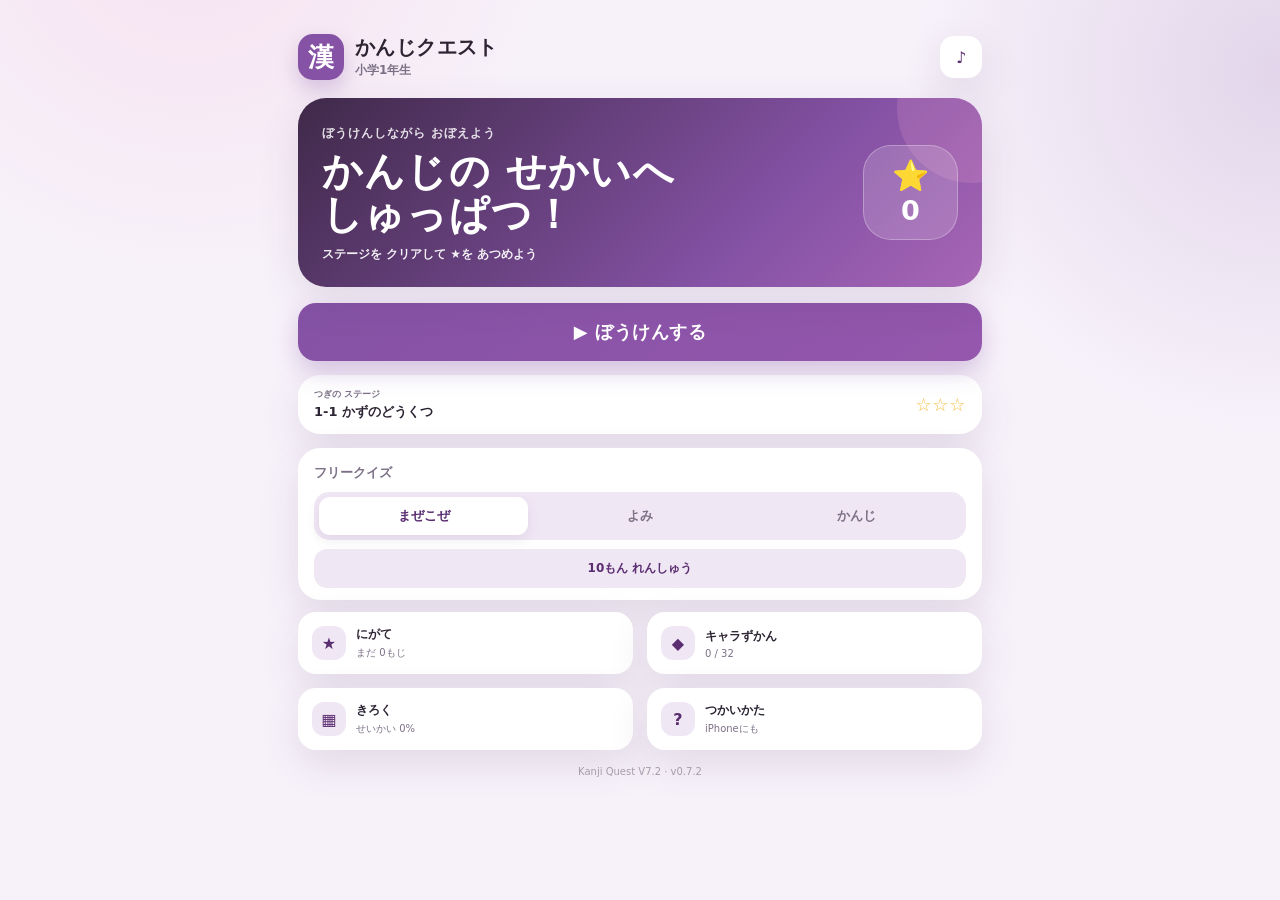
<file: index.html>
<!doctype html>
<html lang="ja">
<head>
  <meta charset="utf-8" />
  <meta name="viewport" content="width=device-width, initial-scale=1, viewport-fit=cover" />
  <meta name="theme-color" content="#8552a5" />
  <meta name="apple-mobile-web-app-capable" content="yes" />
  <meta name="apple-mobile-web-app-status-bar-style" content="default" />
  <meta name="apple-mobile-web-app-title" content="かんじクエスト" />
  <link rel="manifest" href="manifest.json" />
  <link rel="apple-touch-icon" href="icons/icon-180.png" />
  <link rel="icon" href="icons/icon-192.png" />
  <link rel="stylesheet" href="style_v072.css" />
  <title>かんじクエスト</title>
</head>
<body>
  <main class="app-shell">
    <section id="homeView" class="view active" aria-label="ホーム">
      <header class="topbar">
        <div class="brand">
          <div class="logo">漢</div>
          <div>
            <h1>かんじクエスト</h1>
            <p>小学1年生</p>
          </div>
        </div>
        <button id="soundBtn" class="icon-btn" type="button" aria-label="音を切り替える">♪</button>
      </header>

      <section class="hero-card">
        <div class="hero-copy">
          <span class="eyebrow">ぼうけんしながら おぼえよう</span>
          <h2>かんじの せかいへ<br />しゅっぱつ！</h2>
          <p>ステージを クリアして ★を あつめよう</p>
        </div>
        <div class="star-badge" aria-label="星の数">
          <span>⭐</span>
          <strong id="starCount">0</strong>
        </div>
      </section>

      <button id="adventureBtn" class="primary-btn" type="button">▶ ぼうけんする</button>

      <section class="continue-card">
        <div>
          <span class="tiny-label">つぎの ステージ</span>
          <strong id="nextStageName">1-1 かずのどうくつ</strong>
        </div>
        <span id="adventureStars" class="clear-stars">☆☆☆</span>
      </section>

      <section class="mode-card compact-card">
        <div class="section-title">フリークイズ</div>
        <div class="segmented" role="group" aria-label="クイズの種類">
          <button class="mode-btn active" data-mode="mix" type="button">まぜこぜ</button>
          <button class="mode-btn" data-mode="reading" type="button">よみ</button>
          <button class="mode-btn" data-mode="kanji" type="button">かんじ</button>
        </div>
        <button id="freeBtn" class="mini-primary" type="button">10もん れんしゅう</button>
      </section>

      <div class="sub-actions four-actions">
        <button id="weakBtn" class="secondary-btn" type="button">
          <span class="action-icon">★</span>
          <span><strong>にがて</strong><small id="weakCount">まだ 0もじ</small></span>
        </button>
        <button id="collectionBtn" class="secondary-btn" type="button">
          <span class="action-icon">◆</span>
          <span><strong>キャラずかん</strong><small id="collectionMini">0 / 32</small></span>
        </button>
        <button id="recordBtn" class="secondary-btn" type="button">
          <span class="action-icon">▦</span>
          <span><strong>きろく</strong><small id="accuracyMini">せいかい 0%</small></span>
        </button>
        <button id="helpBtn" class="secondary-btn" type="button">
          <span class="action-icon">?</span>
          <span><strong>つかいかた</strong><small>iPhoneにも</small></span>
        </button>
      </div>

      <footer>Kanji Quest V7.2 · v0.7.2</footer>
    </section>

    <section id="stageView" class="view" aria-label="ステージ">
      <header class="page-header">
        <button id="stageBackBtn" class="icon-btn ghost" type="button" aria-label="戻る">←</button>
        <div><h2>ぼうけんマップ</h2><p>★1つで つぎへ すすめるよ</p></div>
      </header>
      <section class="map-guide-card">
        <div class="map-guide-copy">
          <span class="tiny-label">あなたの ぼうけん</span>
          <strong>うさぎと いっしょに すすもう！</strong>
          <small>ステージを クリアすると つぎの マスへ あるくよ</small>
        </div>
        <div class="map-guide-mascot" aria-hidden="true">
          <div class="goth-bunny mini idle">
            <span class="bunny-ear ear-l"></span><span class="bunny-ear ear-r"></span>
            <span class="bunny-head"><i class="eye eye-l"></i><i class="eye eye-r"></i><i class="mouth"></i><i class="cheek cheek-l"></i><i class="cheek cheek-r"></i></span>
            <span class="bunny-bow"><i></i></span><span class="bunny-body"><i class="heart"></i></span>
          </div>
        </div>
      </section>
      <div id="stageMap" class="stage-map adventure-map"></div>
    </section>

    <section id="quizView" class="view" aria-label="クイズ">
      <header class="quiz-topbar">
        <button id="quitBtn" class="icon-btn ghost" type="button" aria-label="クイズをやめる">×</button>
        <div class="progress-wrap" aria-label="進み具合">
          <div class="progress-text"><span id="progressWord">せいかい</span> <span id="questionNo">0</span> / 10 <small id="attemptNo">1もんめ</small></div>
          <div class="progress-track"><div id="progressBar" class="progress-bar"></div></div>
        </div>
        <div class="quiz-status">
          <div class="combo-mini">🔥 <span id="comboCount">0</span></div>
          <div id="wrongMini" class="wrong-mini">✕ <span id="wrongCount">0</span>/5</div><div class="mini-score">⭐ <span id="sessionStars">0</span></div>
        </div>
      </header>

      <section id="questScene" class="quest-scene" aria-label="キャラクターの進み具合">
        <div class="quest-scene-top">
          <span class="tiny-label">うさぎの ぼうけん</span>
          <div class="quest-meta-right">
            <span id="companionParty" class="companion-party" aria-label="なかま"></span>
            <span id="reactionText" class="reaction-text">いっしょに がんばろう！</span>
          </div>
        </div>
        <div class="journey-lane">
          <div class="journey-track"><div id="journeyFill" class="journey-fill"></div></div>
          <div class="journey-goal">🏁</div>
          <div id="quizMascotAnchor" class="quiz-mascot-anchor" style="left:0%" aria-hidden="true">
            <div id="quizMascot" class="goth-bunny idle">
              <span class="bunny-ear ear-l"></span><span class="bunny-ear ear-r"></span>
              <span class="bunny-head"><i class="eye eye-l"></i><i class="eye eye-r"></i><i class="mouth"></i><i class="tear tear-l"></i><i class="tear tear-r"></i><i class="cheek cheek-l"></i><i class="cheek cheek-r"></i></span>
              <span class="bunny-bow"><i></i></span><span class="bunny-body"><i class="heart"></i></span>
            </div>
          </div>
        </div>
      </section>

      <section id="bossPanel" class="boss-panel boss-arena-panel hidden" aria-label="ボスのHP">
        <div class="boss-arena-row">
          <div id="bossAvatar" class="boss-avatar boss-avatar-large" aria-hidden="true"><div class="boss-art boss-monster-art"><span class="boss-monster-face">👾</span></div></div>
          <div class="boss-info">
            <div class="boss-head-row">
              <strong id="bossName">もじモンスター</strong>
              <span class="boss-hp-label">HP <b id="bossHp">100</b></span>
            </div>
            <div class="boss-track"><div id="bossBar" class="boss-bar"></div></div>
            <small class="boss-hint">せいかいで 10ダメージ！</small>
          </div>
        </div>
      </section>

      <div class="question-card">
        <div id="questionKind" class="question-kind">よみかた</div>
        <div id="questionLead" class="question-lead">この かんじは なんて よむ？</div>
        <div id="questionVisual" class="question-visual hidden" aria-hidden="true"></div>
        <div id="questionMain" class="question-main">山</div>
        <div id="questionSub" class="question-sub"></div>
      </div>

      <div id="comboBanner" class="combo-banner hidden">🔥 5コンボ！ ⭐ボーナス！</div>
      <div id="answers" class="answers" aria-live="polite"></div>
      <div id="feedback" class="feedback" aria-live="polite"></div>
      <button id="nextBtn" class="primary-btn next-btn hidden" type="button">つぎへ</button>

      <section id="companionStage" class="companion-stage" aria-label="いっしょにぼうけんするなかま"></section>
    </section>

    <section id="resultView" class="view" aria-label="結果">
      <div class="result-card">
        <div class="result-mascot-stage" aria-hidden="true">
          <div id="resultMascot" class="goth-bunny result-bunny idle">
            <span class="bunny-ear ear-l"></span><span class="bunny-ear ear-r"></span>
            <span class="bunny-head"><i class="eye eye-l"></i><i class="eye eye-r"></i><i class="mouth"></i><i class="tear tear-l"></i><i class="tear tear-r"></i><i class="cheek cheek-l"></i><i class="cheek cheek-r"></i></span>
            <span class="bunny-bow"><i></i></span><span class="bunny-body"><i class="heart"></i></span>
          </div>
          <span class="result-sparkle s1">✦</span><span class="result-sparkle s2">★</span><span class="result-sparkle s3">✦</span>
        </div>
        <div id="resultCompanions" class="result-companions" aria-label="いっしょにぼうけんしたなかま"></div>
        <div id="resultMedal" class="result-medal">★</div>
        <div id="resultEyebrow" class="eyebrow">けっか</div>
        <h2><span id="resultCorrect">0</span> / 10 せいかい！</h2>
        <div id="resultClearStars" class="result-clear-stars hidden">☆☆☆</div>
        <p id="resultMessage">よく がんばりました！</p>
        <div class="result-stats three-stats">
          <div><span>もらった ⭐</span><strong id="resultStars">0</strong></div>
          <div><span>さいだいコンボ</span><strong id="resultCombo">0</strong></div>
          <div><span>にがて</span><strong id="resultWeak">0</strong></div>
        </div>
        <div id="unlockBox" class="unlock-box hidden"></div>
        <button id="nextStageBtn" class="primary-btn hidden" type="button">つぎの ステージへ</button>
        <button id="retryBtn" class="secondary-wide" type="button">もういちど</button>
        <button id="homeBtn" class="secondary-wide" type="button">ホームへ</button>
      </div>
    </section>

    <section id="collectionView" class="view" aria-label="キャラクター図鑑">
      <header class="page-header">
        <button id="collectionBackBtn" class="icon-btn ghost" type="button" aria-label="戻る">←</button>
        <div><h2>キャラクターずかん</h2><p>10もん せいかいで 1たいずつ なかまを ふやそう</p></div>
      </header>
      <div id="collectionSummary" class="collection-summary"></div>
      <div id="collectionGrid" class="collection-grid encyclopedia-grid"></div>
    </section>

    <section id="recordView" class="view" aria-label="学習記録">
      <header class="page-header">
        <button id="recordBackBtn" class="icon-btn ghost" type="button" aria-label="戻る">←</button>
        <div><h2>きろく</h2><p>これまでの がんばり</p></div>
      </header>
      <div class="record-grid">
        <article class="stat-card"><span>こたえた</span><strong id="totalAnswered">0</strong><small>もん</small></article>
        <article class="stat-card"><span>せいかい</span><strong id="totalCorrect">0</strong><small>もん</small></article>
        <article class="stat-card"><span>せいかいりつ</span><strong id="totalAccuracy">0%</strong><small>ぜんぶ</small></article>
        <article class="stat-card"><span>⭐</span><strong id="recordStars">0</strong><small>こ</small></article>
      </div>
      <section class="list-card">
        <div class="section-title">ステージの きろく</div>
        <div id="stageRecordList" class="stage-record-list empty">まだ ありません</div>
      </section>
      <section class="list-card">
        <div class="section-title">にがてな かんじ</div>
        <div id="weakList" class="kanji-list empty">まだ ありません</div>
      </section>
      <section class="list-card">
        <div class="section-title">さいきんの けっか</div>
        <div id="historyList" class="history-list empty">まだ ありません</div>
      </section>
      <button id="resetBtn" class="danger-text" type="button">きろくを ぜんぶ けす</button>
    </section>

    <div id="modal" class="modal hidden" role="dialog" aria-modal="true" aria-labelledby="modalTitle">
      <div class="modal-card">
        <button id="modalCloseBtn" class="modal-close" type="button" aria-label="閉じる">×</button>
        <h3 id="modalTitle">おしらせ</h3>
        <div id="modalBody"></div>
      </div>
    </div>
  </main>

  <script src="questions_v072.js"></script>
  <script src="app_v072.js"></script>
</body>
</html>
</file>
<file: style_v072.css>
:root {
  --bg: #f7f2fa;
  --panel: #ffffff;
  --ink: #2d2433;
  --muted: #7c7086;
  --main: #8552a5;
  --main-dark: #5a2d70;
  --accent: #f3a6ca;
  --soft: #f0e7f5;
  --soft-2: #eadcf2;
  --danger: #d85c86;
  --gold: #f4bd45;
  --shadow: 0 14px 40px rgba(73,39,87,.12);
  --radius: 22px;
}

* { box-sizing: border-box; }
html { min-height: 100%; background: var(--bg); }
body {
  margin: 0;
  min-height: 100vh;
  min-height: 100dvh;
  background:
    radial-gradient(circle at 15% -10%, rgba(243,166,202,.22), transparent 26%),
    radial-gradient(circle at 100% 8%, rgba(133,82,165,.18), transparent 24%),
    var(--bg);
  color: var(--ink);
  font-family: "Hiragino Sans", "Yu Gothic UI", "Yu Gothic", system-ui, sans-serif;
  -webkit-tap-highlight-color: transparent;
}

button { font: inherit; }
button:focus-visible { outline: 3px solid rgba(133,82,165,.38); outline-offset: 3px; }

.app-shell {
  width: min(100%, 720px);
  min-height: 100vh;
  min-height: 100dvh;
  margin: 0 auto;
  padding: max(20px, env(safe-area-inset-top)) max(18px, env(safe-area-inset-right)) max(24px, env(safe-area-inset-bottom)) max(18px, env(safe-area-inset-left));
}

.view { display: none; animation: fadeIn .18s ease; }
.view.active { display: block; }
@keyframes fadeIn { from { opacity: 0; transform: translateY(5px); } to { opacity: 1; transform: translateY(0); } }

.topbar, .quiz-topbar, .page-header {
  display: flex;
  align-items: center;
  justify-content: space-between;
  gap: 14px;
  margin-bottom: 18px;
}

.brand { display: flex; align-items: center; gap: 11px; }
.logo {
  width: 46px; height: 46px; border-radius: 15px;
  display: grid; place-items: center;
  background: var(--main); color: #fff;
  font-size: 26px; font-weight: 900;
  box-shadow: 0 9px 20px rgba(133,82,165,.28);
}
.brand h1, .page-header h2 { margin: 0; font-size: 20px; line-height: 1.1; letter-spacing: .02em; }
.brand p, .page-header p { margin: 4px 0 0; color: var(--muted); font-size: 12px; font-weight: 700; }

.icon-btn {
  width: 42px; height: 42px; border: 0; border-radius: 14px;
  background: var(--panel); color: var(--main-dark); box-shadow: var(--shadow);
  font-weight: 900; cursor: pointer;
}
.icon-btn.off { color: #a49aab; text-decoration: line-through; }
.icon-btn.ghost { background: var(--soft); box-shadow: none; font-size: 20px; }

.hero-card {
  background: linear-gradient(135deg, #3f2949, #8552a5 68%, #a765b5);
  border-radius: 28px;
  padding: 24px;
  color: #fff;
  display: flex;
  align-items: center;
  justify-content: space-between;
  gap: 16px;
  box-shadow: var(--shadow);
  position: relative;
  overflow: hidden;
}
.hero-card::after {
  content: "";
  position: absolute;
  width: 150px; height: 150px; border-radius: 50%;
  right: -65px; top: -65px;
  background: rgba(243,166,202,.18);
}
.hero-copy { position: relative; z-index: 1; }
.hero-copy h2 { margin: 8px 0 10px; font-size: clamp(28px, 7vw, 40px); line-height: 1.08; letter-spacing: .03em; }
.hero-copy p { margin: 0; font-weight: 700; font-size: 12px; opacity: .92; }
.eyebrow { font-size: 12px; font-weight: 900; letter-spacing: .08em; opacity: .85; }
.star-badge {
  flex: 0 0 auto;
  min-width: 95px; min-height: 95px; border-radius: 28px;
  background: rgba(255,255,255,.16);
  border: 1px solid rgba(255,255,255,.28);
  display: grid; place-items: center;
  padding: 12px;
  position: relative; z-index: 1;
}
.star-badge span { font-size: 30px; line-height: 1; }
.star-badge strong { font-size: 27px; line-height: 1; }

.mode-card, .list-card, .continue-card {
  margin-top: 14px;
  padding: 16px;
  background: var(--panel);
  border-radius: var(--radius);
  box-shadow: var(--shadow);
}
.compact-card { padding-bottom: 12px; }
.section-title { font-size: 13px; font-weight: 900; color: var(--muted); margin-bottom: 10px; }
.segmented { display: grid; grid-template-columns: repeat(3, 1fr); gap: 7px; background: var(--soft); padding: 5px; border-radius: 15px; }
.mode-btn { border: 0; border-radius: 11px; padding: 10px 6px; background: transparent; color: var(--muted); font-size: 13px; font-weight: 900; cursor: pointer; }
.mode-btn.active { background: var(--panel); color: var(--main-dark); box-shadow: 0 5px 14px rgba(73,39,87,.09); }

.primary-btn {
  width: 100%; border: 0; border-radius: 18px; margin-top: 16px; padding: 17px 18px;
  background: linear-gradient(135deg, var(--main), #9457ad); color: white; font-weight: 900; font-size: 18px; letter-spacing: .03em;
  box-shadow: 0 10px 25px rgba(133,82,165,.30); cursor: pointer;
}
.primary-btn:active { transform: translateY(1px); }
.primary-btn:disabled { opacity: .45; cursor: not-allowed; }
.next-btn { margin-top: 12px; }
.mini-primary {
  width: 100%; border: 0; border-radius: 13px; margin-top: 9px; padding: 11px;
  background: var(--soft); color: var(--main-dark); font-size: 12px; font-weight: 900; cursor: pointer;
}

.continue-card { display: flex; align-items: center; justify-content: space-between; gap: 10px; padding: 13px 16px; }
.continue-card strong { display: block; margin-top: 2px; font-size: 13px; }
.tiny-label { display: block; color: var(--muted); font-size: 9px; font-weight: 900; }
.clear-stars { color: var(--gold); font-size: 18px; letter-spacing: .04em; white-space: nowrap; }

.sub-actions { display: grid; grid-template-columns: 1fr 1fr; gap: 10px; margin-top: 12px; }
.secondary-btn {
  border: 0; border-radius: 18px; padding: 14px; background: var(--panel); color: var(--ink); box-shadow: var(--shadow);
  display: flex; align-items: center; gap: 10px; text-align: left; cursor: pointer;
}
.secondary-btn strong { display: block; font-size: 12px; }
.secondary-btn small { display: block; margin-top: 3px; color: var(--muted); font-size: 10px; }
.action-icon { width: 34px; height: 34px; border-radius: 12px; display: grid; place-items: center; background: var(--soft); color: var(--main-dark); font-weight: 900; flex: 0 0 auto; }
.danger-text { display: block; margin: 24px auto 0; border: 0; background: transparent; color: var(--danger); font-size: 12px; font-weight: 800; cursor: pointer; }
footer { margin-top: 16px; text-align: center; color: #a79cac; font-size: 10px; }

/* Stage map */
.stage-map { display: grid; gap: 11px; padding-bottom: 20px; }
.stage-node {
  border: 0;
  width: 100%;
  border-radius: 21px;
  background: var(--panel);
  box-shadow: var(--shadow);
  padding: 15px;
  display: grid;
  grid-template-columns: 46px 1fr auto;
  gap: 12px;
  align-items: center;
  color: var(--ink);
  text-align: left;
  cursor: pointer;
  position: relative;
}
.stage-node::after {
  content: "";
  position: absolute;
  left: 37px; bottom: -12px;
  width: 3px; height: 13px; border-radius: 99px;
  background: var(--soft-2);
}
.stage-node:last-child::after { display: none; }
.stage-node.locked { opacity: .47; filter: saturate(.65); cursor: default; }
.stage-node.boss { background: linear-gradient(135deg, #4a2b58, #7b458f); color: #fff; }
.stage-node.boss.locked { background: #c9b8d0; }
.stage-icon {
  width: 46px; height: 46px; border-radius: 15px; display: grid; place-items: center;
  background: var(--soft); color: var(--main-dark); font-weight: 900; font-size: 20px;
}
.stage-node.boss .stage-icon { background: rgba(255,255,255,.16); color: #fff; }
.stage-copy strong { display: block; font-size: 14px; }
.stage-copy small { display: block; margin-top: 4px; color: var(--muted); font-size: 10px; font-weight: 800; }
.stage-node.boss .stage-copy small { color: rgba(255,255,255,.75); }
.stage-stars { color: var(--gold); font-size: 15px; letter-spacing: .02em; }
.stage-lock { font-size: 17px; }

.quiz-topbar { margin-bottom: 16px; }
.progress-wrap { flex: 1; }
.progress-text { margin-bottom: 7px; text-align: center; font-size: 12px; font-weight: 900; color: var(--muted); }
.progress-track { height: 8px; border-radius: 999px; background: #e8dcef; overflow: hidden; }
.progress-bar { width: 10%; height: 100%; border-radius: inherit; background: var(--main); transition: width .25s ease; }
.quiz-status { min-width: 63px; display: grid; justify-items: end; gap: 2px; }
.mini-score, .combo-mini { font-size: 11px; font-weight: 900; color: var(--main-dark); }
.combo-mini { color: #a04d72; }

.boss-panel { margin: -4px 0 12px; padding: 12px 14px; border-radius: 17px; background: #493052; color: #fff; box-shadow: var(--shadow); }
.boss-panel > div:first-child { display: flex; justify-content: space-between; align-items: center; font-size: 11px; }
.boss-panel strong { font-size: 12px; }
.boss-track { margin-top: 8px; height: 8px; border-radius: 999px; background: rgba(255,255,255,.18); overflow: hidden; }
.boss-bar { width: 100%; height: 100%; background: linear-gradient(90deg, #f3a6ca, #fff0f7); border-radius: inherit; transition: width .25s ease; }

.question-card {
  min-height: 245px;
  border-radius: 28px;
  background: var(--panel);
  box-shadow: var(--shadow);
  padding: 24px 18px;
  display: flex; flex-direction: column; align-items: center; justify-content: center;
  text-align: center;
}
.question-kind { display: inline-flex; padding: 5px 10px; border-radius: 999px; background: var(--soft); color: var(--main-dark); font-size: 11px; font-weight: 900; }
.question-lead { margin-top: 14px; color: var(--muted); font-size: 15px; font-weight: 800; }
.question-visual { margin-top: 10px; font-size: clamp(64px, 18vw, 94px); line-height: 1; }
.question-main { margin-top: 14px; font-size: clamp(72px, 22vw, 118px); line-height: 1; font-weight: 900; letter-spacing: .02em; }
.question-main.reading-prompt { font-size: clamp(42px, 13vw, 76px); }
.question-main.opposite-prompt { font-size: clamp(64px, 20vw, 98px); }
.question-sub { margin-top: 10px; min-height: 20px; color: var(--muted); font-size: 13px; font-weight: 700; }
.combo-banner { margin: 12px auto -2px; width: fit-content; max-width: 100%; padding: 8px 14px; border-radius: 999px; background: #fff0f6; color: #9f4268; font-size: 12px; font-weight: 900; animation: pop .28s ease; }
@keyframes pop { 0%{ transform: scale(.86); opacity: .3;} 100%{ transform: scale(1); opacity: 1;} }

.answers { display: grid; grid-template-columns: 1fr; gap: 10px; margin-top: 14px; }
.answer-btn {
  min-height: 62px;
  border: 2px solid transparent; border-radius: 18px; padding: 12px 14px;
  background: var(--panel); color: var(--ink); box-shadow: 0 8px 22px rgba(73,39,87,.09);
  font-size: 22px; font-weight: 900; cursor: pointer; transition: .15s ease;
}
.answer-btn:active { transform: scale(.99); }
.answer-btn.correct { border-color: var(--main); background: #f1e6f7; color: var(--main-dark); }
.answer-btn.wrong { border-color: #e9a0ba; background: #fff0f5; color: #ad426a; }
.answer-btn.dim { opacity: .45; }
.feedback { min-height: 42px; margin-top: 12px; text-align: center; font-size: 14px; font-weight: 900; }
.feedback.good { color: var(--main-dark); }
.feedback.bad { color: #ad5072; }
.hidden { display: none !important; }

.result-card { margin-top: 3vh; background: var(--panel); border-radius: 30px; padding: 26px 20px; text-align: center; box-shadow: var(--shadow); }
.result-medal { width: 76px; height: 76px; margin: 0 auto 12px; border-radius: 25px; display: grid; place-items: center; background: #f4e7fa; color: #8b4aa4; font-size: 38px; }
.result-card h2 { font-size: 29px; margin: 9px 0 6px; }
.result-card p { color: var(--muted); font-weight: 800; }
.result-clear-stars { margin: 7px 0; color: var(--gold); font-size: 30px; letter-spacing: .08em; }
.result-stats { display: grid; grid-template-columns: 1fr 1fr; gap: 10px; margin-top: 17px; }
.three-stats { grid-template-columns: repeat(3, 1fr); }
.result-stats div { border-radius: 16px; background: var(--soft); padding: 12px 7px; }
.result-stats span, .result-stats strong { display: block; }
.result-stats span { color: var(--muted); font-size: 9px; font-weight: 800; }
.result-stats strong { margin-top: 4px; font-size: 22px; color: var(--main-dark); }
.secondary-wide { width: 100%; margin-top: 10px; border: 0; border-radius: 16px; padding: 14px; background: var(--soft); color: var(--main-dark); font-weight: 900; cursor: pointer; }
.unlock-box { margin-top: 14px; border: 2px solid #e7c8dd; border-radius: 18px; padding: 13px; background: #fff7fb; }
.unlock-box strong { display: block; color: #8d4467; font-size: 13px; }
.unlock-box span { display: block; margin-top: 3px; color: var(--muted); font-size: 11px; font-weight: 800; }

/* collection */
.collection-grid { display: grid; grid-template-columns: 1fr 1fr; gap: 11px; }
.collection-card { background: var(--panel); border-radius: 21px; padding: 17px 12px; box-shadow: var(--shadow); text-align: center; min-height: 154px; }
.collection-card.locked { filter: grayscale(.8); opacity: .58; }
.collection-icon { font-size: 47px; min-height: 58px; display: grid; place-items: center; }
.collection-card strong { display: block; margin-top: 7px; font-size: 13px; }
.collection-card small { display: block; margin-top: 5px; color: var(--muted); font-size: 10px; font-weight: 800; }
.collection-card .need { color: var(--main-dark); }

.page-header { justify-content: flex-start; }
.record-grid { display: grid; grid-template-columns: 1fr 1fr; gap: 10px; }
.stat-card { background: var(--panel); border-radius: 20px; padding: 17px; box-shadow: var(--shadow); }
.stat-card span { display: block; color: var(--muted); font-size: 11px; font-weight: 900; }
.stat-card strong { display: inline-block; margin-top: 5px; font-size: 27px; }
.stat-card small { margin-left: 4px; color: var(--muted); font-weight: 800; }
.kanji-list { display: grid; grid-template-columns: repeat(5, 1fr); gap: 8px; }
.kanji-chip { border-radius: 14px; background: var(--soft); padding: 10px 4px; text-align: center; }
.kanji-chip strong { display: block; font-size: 23px; }
.kanji-chip small { display: block; margin-top: 3px; color: var(--muted); font-size: 9px; font-weight: 800; }
.history-list, .stage-record-list { display: grid; gap: 8px; }
.history-row, .stage-record-row { display: grid; grid-template-columns: 1fr auto auto; gap: 10px; align-items: center; padding: 9px 0; border-bottom: 1px solid #eee7f1; font-size: 12px; }
.history-row:last-child, .stage-record-row:last-child { border-bottom: 0; }
.history-row span, .stage-record-row span { color: var(--muted); }
.history-row strong, .stage-record-row strong { color: var(--main-dark); }
.empty { color: var(--muted); font-size: 12px; font-weight: 800; }

.modal { position: fixed; inset: 0; z-index: 10; background: rgba(36,23,43,.48); display: grid; place-items: center; padding: 20px; }
.modal-card { position: relative; width: min(100%, 440px); border-radius: 24px; background: var(--panel); padding: 23px; box-shadow: 0 20px 60px rgba(0,0,0,.2); }
.modal-card h3 { margin: 0 34px 14px 0; font-size: 19px; }
.modal-card p, .modal-card li { color: var(--muted); font-size: 13px; font-weight: 700; line-height: 1.75; }
.modal-card ol { padding-left: 1.3em; margin-bottom: 0; }
.modal-close { position: absolute; right: 14px; top: 14px; width: 34px; height: 34px; border: 0; border-radius: 12px; background: var(--soft); color: var(--main-dark); font-weight: 900; cursor: pointer; }

@media (min-width: 660px) {
  .app-shell { padding-top: 34px; }
  .answers { grid-template-columns: repeat(3, 1fr); }
  .answer-btn { min-height: 80px; }
  .question-card { min-height: 300px; }
  .sub-actions { gap: 14px; }
  .stage-map { grid-template-columns: 1fr 1fr; }
  .stage-node::after { display: none; }
  .collection-grid { grid-template-columns: repeat(3, 1fr); }
}

@media (max-width: 430px) {
  .hero-card { padding: 19px; }
  .hero-copy p { font-size: 11px; }
  .star-badge { min-width: 78px; min-height: 78px; border-radius: 22px; }
  .three-stats { gap: 7px; }
  .result-stats div { padding: 10px 5px; }
}

@media (max-width: 360px) {
  .sub-actions { grid-template-columns: 1fr; }
  .kanji-list { grid-template-columns: repeat(4, 1fr); }
  .collection-grid { grid-template-columns: 1fr; }
}


/* =========================================================
   V03 Character Adventure
   Original gothic rabbit mascot: black / purple / pink.
   ========================================================= */
.map-guide-card {
  margin-bottom: 12px; padding: 12px 14px; border-radius: 20px;
  display: flex; align-items: center; justify-content: space-between; gap: 12px;
  background: linear-gradient(135deg, #fff, #f3e8f8); box-shadow: var(--shadow);
}
.map-guide-copy strong { display:block; margin-top:2px; font-size:13px; }
.map-guide-copy small { display:block; margin-top:4px; color:var(--muted); font-size:10px; font-weight:800; }
.map-guide-mascot { width:58px; height:58px; display:grid; place-items:center; flex:0 0 auto; }

.adventure-map { display:grid; gap:14px; padding-bottom:24px; }
.world-board {
  position:relative; height:350px; border-radius:28px; overflow:hidden;
  background:
    radial-gradient(circle at 12% 16%, rgba(255,255,255,.72) 0 2px, transparent 3px),
    radial-gradient(circle at 84% 24%, rgba(255,255,255,.58) 0 2px, transparent 3px),
    radial-gradient(circle at 67% 74%, rgba(255,255,255,.48) 0 2px, transparent 3px),
    linear-gradient(160deg, #eadcf4, #f9eff7 52%, #ded0ea);
  box-shadow:var(--shadow); border:1px solid rgba(116,69,139,.08);
}
.world-board.world-2 { background:linear-gradient(160deg,#e8def6,#f7edf8 50%,#d8d7f3); }
.world-title {
  position:absolute; z-index:6; left:14px; top:12px; right:14px;
  display:flex; gap:8px; align-items:center; pointer-events:none;
}
.world-title > span { width:31px; height:31px; border-radius:11px; display:grid; place-items:center; background:rgba(255,255,255,.72); }
.world-title strong { display:block; font-size:12px; color:#4e315c; }
.world-title small { display:block; margin-top:1px; color:#806f88; font-size:9px; font-weight:800; }
.world-path { position:absolute; inset:45px 12px 8px; width:calc(100% - 24px); height:calc(100% - 53px); z-index:1; overflow:visible; }
.world-path path { fill:none; stroke:#c19bd3; stroke-width:2.2; stroke-linecap:round; stroke-dasharray:2.2 3; vector-effect:non-scaling-stroke; }
.world-deco { position:absolute; color:#b07ac6; opacity:.36; font-weight:900; pointer-events:none; }
.world-deco.d1 { right:9%; top:17%; font-size:22px; }
.world-deco.d2 { left:9%; top:50%; font-size:25px; }
.world-deco.d3 { right:13%; bottom:10%; font-size:18px; }

.map-node {
  position:absolute; z-index:4; transform:translate(-50%,-50%); border:0; background:transparent;
  width:74px; min-height:82px; padding:0; color:var(--ink); cursor:pointer;
}
.map-node-icon {
  width:48px; height:48px; margin:0 auto; border-radius:17px; display:grid; place-items:center;
  background:#fff; color:var(--main-dark); box-shadow:0 8px 20px rgba(67,37,82,.16);
  border:3px solid #d7c0e3; font-size:19px; font-weight:900; transition:.18s ease;
}
.map-node.current .map-node-icon { border-color:#8f4fab; box-shadow:0 0 0 6px rgba(143,79,171,.12),0 8px 22px rgba(67,37,82,.2); animation:nodePulse 1.5s ease-in-out infinite; }
.map-node.boss .map-node-icon { background:linear-gradient(145deg,#4b2e57,#7a438e); border-color:#f3a6ca; color:#fff; }
.map-node.locked { opacity:.46; filter:saturate(.5); cursor:default; }
.map-node-label { margin-top:5px; display:block; text-align:center; line-height:1.05; text-shadow:0 1px 0 rgba(255,255,255,.8); }
.map-node-label strong { display:block; font-size:10px; color:#5d3b69; }
.map-node-label small { display:block; max-width:82px; margin:2px auto 0; font-size:8px; font-weight:800; color:#76677e; white-space:nowrap; }
.map-node-label b { display:block; margin-top:2px; font-size:9px; letter-spacing:-.04em; color:#d69d24; }
@keyframes nodePulse { 50% { transform:translateY(-2px) scale(1.04); } }

/* CSS-drawn original gothic rabbit mascot - closer to the sample mood */
.goth-bunny {
  --bun-scale:1;
  position:relative; width:62px; height:74px; display:block; transform-origin:50% 100%; transform:scale(var(--bun-scale));
  filter:drop-shadow(0 7px 7px rgba(60,31,72,.20));
}
.goth-bunny.mini { --bun-scale:.75; transform:scale(var(--bun-scale)); }
.bunny-wing { position:absolute; z-index:1; top:36px; width:15px; height:18px; background:linear-gradient(180deg,#473150,#261c2b); border:2px solid #211925; }
.bunny-wing.wing-l { left:6px; clip-path:polygon(100% 0,20% 28%,86% 50%,0 100%,100% 82%); transform:rotate(-10deg); }
.bunny-wing.wing-r { right:6px; clip-path:polygon(0 0,80% 28%,14% 50%,100% 100%,0 82%); transform:rotate(10deg); }
.bunny-ear { position:absolute; z-index:2; top:0; width:18px; height:36px; border-radius:55% 55% 48% 48%; background:#1f1825; border:2px solid #120f16; overflow:hidden; }
.bunny-ear::after { content:""; position:absolute; inset:4px 4px 7px; border-radius:inherit; background:linear-gradient(#9c5aa8,#ef9bc7); }
.bunny-ear.ear-l { left:10px; transform:rotate(-16deg); }
.bunny-ear.ear-r { right:10px; transform:rotate(16deg); }
.bunny-hood { position:absolute; z-index:3; top:18px; left:6px; width:50px; height:37px; border-radius:53% 53% 47% 47%; background:linear-gradient(180deg,#2b222f,#18131d); border:3px solid #120f16; }
.bunny-face { position:absolute; z-index:4; top:24px; left:13px; width:36px; height:28px; border-radius:48% 48% 45% 45%; background:#fff8fd; border:2px solid #2b232f; }
.eye { position:absolute; top:11px; width:4px; height:7px; border-radius:50%; background:#2a2130; }
.eye-l { left:9px; } .eye-r { right:9px; }
.cheek { position:absolute; top:18px; width:6px; height:3px; border-radius:50%; background:#f3a6ca; opacity:.82; }
.cheek-l { left:4px; } .cheek-r { right:4px; }
.mouth { position:absolute; left:50%; top:17px; width:8px; height:5px; border-bottom:2px solid #5e3b67; border-radius:0 0 50% 50%; transform:translateX(-50%); }
.tear { display:none; position:absolute; z-index:6; top:16px; width:5px; height:10px; border-radius:60% 40% 60% 40%; background:#71c8ef; box-shadow:0 0 10px rgba(113,200,239,.35); }
.tear-l { left:5px; transform:rotate(20deg); } .tear-r { right:5px; transform:rotate(-20deg); }
.bunny-ribbon { position:absolute; z-index:6; top:12px; left:21px; width:22px; height:10px; }
.bunny-ribbon::before,.bunny-ribbon::after { content:""; position:absolute; top:1px; width:12px; height:10px; border-radius:70% 25% 70% 25%; background:linear-gradient(135deg,#b84fbb,#f19cca); border:1px solid #592d66; }
.bunny-ribbon::before { left:-4px; transform:rotate(18deg); } .bunny-ribbon::after { right:-4px; transform:scaleX(-1) rotate(18deg); }
.bunny-skull { position:absolute; z-index:7; top:12px; left:26px; width:12px; height:12px; border-radius:50%; background:#f7bfd9; border:1.5px solid #5d355f; }
.bunny-skull::before,.bunny-skull::after { content:""; position:absolute; bottom:-4px; width:4px; height:5px; border-radius:0 0 3px 3px; background:#f7bfd9; border:1.5px solid #5d355f; border-top:0; }
.bunny-skull::before { left:1px; } .bunny-skull::after { right:1px; }
.bunny-skull i,.bunny-skull b { position:absolute; top:4px; width:2px; height:2px; border-radius:50%; background:#5d355f; }
.bunny-skull i { left:3px; } .bunny-skull b { right:3px; }
.bunny-body { position:absolute; z-index:2; left:17px; bottom:0; width:28px; height:25px; border-radius:48% 48% 42% 42%; background:#2f2336; border:2px solid #19131d; }
.bunny-body::before,.bunny-body::after { content:""; position:absolute; bottom:-3px; width:10px; height:7px; border-radius:50%; background:#2f2336; border:2px solid #19131d; }
.bunny-body::before { left:-5px; transform:rotate(15deg); } .bunny-body::after { right:-5px; transform:rotate(-15deg); }
.bunny-body .heart { position:absolute; left:10px; top:5px; width:8px; height:8px; transform:rotate(45deg); background:#e983b8; border-radius:2px; }
.bunny-body .heart::before,.bunny-body .heart::after { content:""; position:absolute; width:8px; height:8px; border-radius:50%; background:#e983b8; }
.bunny-body .heart::before { left:-4px; } .bunny-body .heart::after { top:-4px; }
.goth-bunny::after { content:""; position:absolute; inset:auto auto 14px 6px; width:50px; height:22px; border-radius:50%; background:radial-gradient(ellipse at center, rgba(243,166,202,.28), rgba(243,166,202,0)); opacity:0; transform:scale(.7); pointer-events:none; }

.map-mascot-anchor { position:absolute; z-index:8; width:64px; height:78px; transform:translate(-50%,-89%); pointer-events:none; transition:left .95s cubic-bezier(.2,.8,.25,1), top .95s cubic-bezier(.2,.8,.25,1); }
.map-mascot-anchor.arrive { animation:mascotArrive .55s ease both; }
@keyframes mascotArrive { from{opacity:0;transform:translate(-50%,-120%) scale(.65)} to{opacity:1;transform:translate(-50%,-89%) scale(1)} }

/* Quiz journey strip */
.quest-scene { margin:-2px 0 10px; padding:10px 12px 8px; border-radius:18px; background:rgba(255,255,255,.78); border:1px solid rgba(123,69,143,.08); box-shadow:0 7px 22px rgba(73,39,87,.07); position:relative; overflow:visible; }
.quest-scene::after { content:""; position:absolute; inset:0; background:radial-gradient(circle at 50% 50%, rgba(255,255,255,.18), transparent 55%); opacity:0; pointer-events:none; }
.quest-scene.fx-happy::after, .quest-scene.fx-celebrate::after { animation:sceneFlash .9s ease; }
.quest-scene.fx-sad::after { animation:sceneSad .9s ease; }
.quest-scene.fx-attack::after { animation:sceneAttack .9s ease; }
.quest-scene-top { display:flex; justify-content:space-between; gap:10px; align-items:center; }
.reaction-text { color:#7a5b84; font-size:9px; font-weight:900; }
.journey-lane { position:relative; height:58px; margin-top:2px; }
.journey-track { position:absolute; left:20px; right:25px; top:34px; height:7px; border-radius:99px; background:#eadff0; overflow:hidden; }
.journey-fill { width:0; height:100%; border-radius:inherit; background:linear-gradient(90deg,#a762ba,#f09bc9); transition:width .5s cubic-bezier(.2,.8,.25,1); }
.journey-track::after { content:"✦  ·  ✦  ·  ✦  ·  ✦"; position:absolute; left:12%; right:10%; top:-16px; text-align:center; color:#cab0d5; font-size:8px; letter-spacing:.5em; white-space:nowrap; }
.journey-goal { position:absolute; right:0; top:15px; font-size:25px; }
.quiz-mascot-anchor { position:absolute; z-index:4; left:0%; top:0; width:58px; height:64px; transform:translateX(-18px); transition:left .5s cubic-bezier(.2,.8,.25,1); }
.quiz-mascot-anchor .goth-bunny { --bun-scale:.82; transform-origin:50% 0; }

/* Mascot reaction animations */
.goth-bunny.idle { animation:bunnyIdle 1.6s ease-in-out infinite; }
.goth-bunny.walk { animation:bunnyWalk .22s ease-in-out infinite alternate; }
.goth-bunny.happy { animation:bunnyHappy .58s cubic-bezier(.2,.85,.28,1) 2; }
.goth-bunny.celebrate { animation:bunnyCelebrate .48s cubic-bezier(.2,.85,.28,1) 3; }
.goth-bunny.attack { animation:bunnyAttack .95s cubic-bezier(.25,.95,.2,1) 1; }
.goth-bunny.sad { animation:bunnySad .65s ease-in-out 1; }
.goth-bunny.victory { animation:bunnyVictory .7s ease-in-out 3; }
.goth-bunny.happy::after,.goth-bunny.celebrate::after,.goth-bunny.victory::after { opacity:1; animation:glowBurst .65s ease-out 1; }
.goth-bunny.sad .tear { display:block; animation:tearDrop .85s ease-in 2; }
.goth-bunny.sad .mouth { top:19px; border-bottom:0; border-top:2px solid #5e3b67; border-radius:50% 50% 0 0; }
.goth-bunny.happy .eye,.goth-bunny.celebrate .eye,.goth-bunny.victory .eye { width:5px; height:8px; background:#241a2a; border:0; border-radius:50%; transform:scale(1.08); box-shadow:0 0 0 1px rgba(255,255,255,.08),0 0 8px rgba(229,127,190,.35); }
.goth-bunny.happy .eye::after,.goth-bunny.celebrate .eye::after,.goth-bunny.victory .eye::after { content:""; position:absolute; width:2px; height:2px; border-radius:50%; background:#fff; left:1px; top:1px; }
.goth-bunny.happy .mouth,.goth-bunny.celebrate .mouth,.goth-bunny.victory .mouth { top:17px; width:9px; height:6px; border:0; border-radius:0 0 9px 9px; background:#d962a0; box-shadow:inset 0 2px 0 #5e3b67; }
.goth-bunny.happy .bunny-ribbon,.goth-bunny.celebrate .bunny-ribbon,.goth-bunny.victory .bunny-ribbon { filter:drop-shadow(0 0 8px rgba(240,155,201,.5)); }
.goth-bunny.attack .bunny-body { transform:rotate(-12deg) translateX(2px); }
.goth-bunny.attack .bunny-wing.wing-l { animation:wingFlapL .16s linear 5 alternate; }
.goth-bunny.attack .bunny-wing.wing-r { animation:wingFlapR .16s linear 5 alternate; }
@keyframes bunnyIdle { 0%,100%{transform:scale(var(--bun-scale))} 50%{transform:translateY(-2px) scale(var(--bun-scale))} }
@keyframes bunnyWalk { from{transform:translateY(0) rotate(-2deg) scale(var(--bun-scale))} to{transform:translateY(-5px) rotate(2deg) scale(var(--bun-scale))} }
@keyframes bunnyHappy { 0%,100%{transform:translateY(0) scale(var(--bun-scale))} 34%{transform:translateY(-16px) rotate(-8deg) scale(calc(var(--bun-scale) * 1.05))} 65%{transform:translateY(-9px) rotate(8deg) scale(calc(var(--bun-scale) * 1.02))} }
@keyframes bunnyCelebrate { 0%,100%{transform:translateY(0) rotate(0) scale(var(--bun-scale))} 25%{transform:translateY(-18px) rotate(-10deg) scale(calc(var(--bun-scale) * 1.06))} 55%{transform:translateY(-8px) rotate(11deg) scale(calc(var(--bun-scale) * 1.02))} 78%{transform:translateY(-16px) rotate(-7deg) scale(calc(var(--bun-scale) * 1.05))} }
@keyframes bunnyAttack { 0%{transform:translateX(0) scale(var(--bun-scale))} 24%{transform:translateX(10px) translateY(-4px) rotate(-6deg) scale(var(--bun-scale))} 46%{transform:translateX(34px) translateY(-10px) rotate(10deg) scale(calc(var(--bun-scale) * 1.08))} 64%{transform:translateX(42px) translateY(-4px) rotate(-7deg) scale(calc(var(--bun-scale) * 1.06))} 100%{transform:translateX(0) scale(var(--bun-scale))} }
@keyframes bunnySad { 0%,100%{transform:scale(var(--bun-scale))} 35%{transform:translateY(5px) rotate(-5deg) scale(var(--bun-scale))} 65%{transform:translateY(5px) rotate(5deg) scale(var(--bun-scale))} }
@keyframes bunnyVictory { 0%,100%{transform:translateY(0) rotate(0) scale(var(--bun-scale))} 30%{transform:translateY(-19px) rotate(-11deg) scale(calc(var(--bun-scale) * 1.07))} 58%{transform:translateY(-9px) rotate(12deg) scale(calc(var(--bun-scale) * 1.03))} 84%{transform:translateY(-18px) rotate(-8deg) scale(calc(var(--bun-scale) * 1.07))} }
@keyframes tearDrop { from{transform:translateY(-2px);opacity:0} 22%{opacity:1} to{transform:translateY(15px);opacity:0} }
@keyframes glowBurst { 0%{transform:scale(.6);opacity:0} 35%{opacity:1} 100%{transform:scale(1.25);opacity:0} }
@keyframes wingFlapL { from{transform:rotate(-10deg)} to{transform:rotate(-24deg)} }
@keyframes wingFlapR { from{transform:rotate(10deg)} to{transform:rotate(24deg)} }
@keyframes sceneFlash { 0%{opacity:0} 25%{opacity:1} 100%{opacity:0} }
@keyframes sceneSad { 0%{opacity:0} 35%{opacity:.65; background:radial-gradient(circle at 50% 50%, rgba(113,200,239,.18), transparent 55%)} 100%{opacity:0} }
@keyframes sceneAttack { 0%{opacity:0} 30%{opacity:.9; background:linear-gradient(90deg, transparent 0, rgba(243,166,202,.35) 45%, transparent 80%)} 100%{opacity:0} }
/* V04 includes boss hit, knockback and KO reactions. */
.boss-head-row { display:flex; justify-content:space-between; align-items:center; font-size:11px; }
.boss-identity { display:flex; align-items:center; gap:7px; }
.boss-avatar { width:31px; height:31px; border-radius:11px; display:grid; place-items:center; background:rgba(255,255,255,.13); font-size:20px; }
.boss-panel > div:first-child { font-size:11px; }

.result-mascot-stage { position:relative; height:80px; display:grid; place-items:center; margin:-4px 0 2px; }
.result-bunny { --bun-scale:1.1; }
.result-sparkle { position:absolute; color:#d27bac; opacity:.82; animation:sparkle 1s ease-in-out infinite alternate; }
.result-sparkle.s1 { left:29%; top:15%; } .result-sparkle.s2 { right:27%; top:7%; animation-delay:.2s; } .result-sparkle.s3 { right:31%; bottom:4%; animation-delay:.4s; }
@keyframes sparkle { to{transform:scale(1.35) rotate(18deg);opacity:.35} }

@media (min-width:660px) {
  .adventure-map { grid-template-columns:1fr 1fr; }
  .world-board { height:390px; }
}
@media (max-width:430px) {
  .world-board { height:335px; }
  .map-node { width:68px; }
  .map-node-icon { width:44px;height:44px;border-radius:15px; }
  .map-node-label small { max-width:76px;font-size:7.5px; }
  .quest-scene { padding-left:9px;padding-right:9px; }
}

@media (max-width:430px) {
  .app-shell { padding-left:max(10px, env(safe-area-inset-left)); padding-right:max(10px, env(safe-area-inset-right)); padding-top:max(8px, env(safe-area-inset-top)); padding-bottom:max(10px, env(safe-area-inset-bottom)); }
  #quizView.active { min-height:calc(100dvh - 18px); display:flex; flex-direction:column; gap:0; overflow:hidden; }
  .quiz-topbar { flex:0 0 auto; gap:8px; margin-bottom:6px; }
  .icon-btn { width:36px; height:36px; border-radius:12px; }
  .progress-text { margin-bottom:3px; font-size:10px; }
  .progress-track { height:6px; }
  .quiz-status { min-width:48px; gap:0; }
  .mini-score,.combo-mini { font-size:10px; }
  .quest-scene { flex:0 0 auto; padding:5px 8px 4px; margin:0 0 6px; border-radius:15px; min-height:66px; }
  .quest-scene-top .tiny-label { font-size:7px; }
  .reaction-text { font-size:7.5px; }
  .journey-lane { height:44px; margin-top:0; }
  .journey-track { top:23px; left:16px; right:22px; height:5px; }
  .journey-track::after { display:none; }
  .journey-goal { top:4px; font-size:20px; }
  .quiz-mascot-anchor { width:46px; height:48px; transform:translateX(-14px); top:-2px; }
  .quiz-mascot-anchor .goth-bunny { --bun-scale:.62; transform-origin:50% 0; }
  .boss-panel { flex:0 0 auto; margin:0 0 6px; padding:7px 10px; border-radius:13px; }
  .boss-avatar { width:25px; height:25px; font-size:16px; }
  .boss-track { margin-top:5px; height:6px; }
  .question-card { flex:0 0 auto; min-height:132px; max-height:168px; padding:10px 12px; border-radius:21px; }
  .question-kind { padding:3px 9px; font-size:9px; }
  .question-lead { margin-top:7px; font-size:11px; line-height:1.25; }
  .question-visual { margin-top:5px; font-size:clamp(38px, 10vw, 48px); }
  .question-main { margin-top:6px; font-size:clamp(46px, 14vw, 66px); }
  .question-main.reading-prompt { font-size:clamp(24px, 8vw, 38px); }
  .question-main.opposite-prompt { font-size:clamp(44px, 13vw, 62px); }
  .question-sub { display:none; }
  .combo-banner { flex:0 0 auto; margin:5px auto 0; padding:4px 9px; font-size:9.5px; }
  .answers { flex:0 0 auto; gap:6px; margin-top:7px; }
  .answers.answer-grid-3 { grid-template-columns:repeat(3,1fr); }
  .answers.answer-grid-2 { grid-template-columns:repeat(2,1fr); }
  .answers.answer-grid-2 .answer-btn:last-child:nth-child(odd) { grid-column:1 / -1; }
  .answer-btn { min-height:45px; border-radius:14px; padding:7px 8px; font-size:18px; line-height:1.1; }
  .feedback { flex:0 0 auto; min-height:16px; margin-top:4px; font-size:10px; line-height:1.25; }
  .primary-btn.next-btn { flex:0 0 auto; margin-top:5px; padding:10px 14px; border-radius:14px; font-size:14px; }
  #resultView.active .result-card { margin-top:0; padding:12px 12px 14px; border-radius:22px; }
  .result-mascot-stage { height:54px; margin:-2px 0 0; }
  .result-bunny { --bun-scale:.72; }
  .result-sparkle { font-size:11px; }
  .result-medal { width:48px; height:48px; margin:2px auto 5px; border-radius:16px; font-size:25px; }
  .result-card .eyebrow { font-size:9px; }
  .result-card h2 { font-size:22px; margin:5px 0 3px; }
  .result-clear-stars { margin:3px 0; font-size:23px; }
  .result-card p { margin:4px 0; font-size:12px; }
  .result-stats { gap:6px; margin-top:8px; }
  .result-stats div { padding:8px 4px; border-radius:13px; }
  .result-stats span { font-size:7.5px; }
  .result-stats strong { margin-top:2px; font-size:18px; }
  .unlock-box { margin-top:8px; padding:8px; border-radius:14px; }
  .unlock-box strong { font-size:11px; }
  .unlock-box span { margin-top:1px; font-size:9px; }
  #resultView .primary-btn { margin-top:8px; padding:11px 13px; font-size:15px; }
  #resultView .secondary-wide { margin-top:6px; padding:10px; border-radius:13px; font-size:13px; }
}

@media (max-width:430px) and (max-height:700px) {
  .quest-scene { min-height:56px; padding-top:3px; padding-bottom:2px; }
  .journey-lane { height:34px; }
  .journey-track { top:19px; }
  .journey-goal { top:1px; }
  .quiz-mascot-anchor .goth-bunny { --bun-scale:.54; transform-origin:50% 0; }
  .question-card { min-height:112px; max-height:138px; padding:8px 10px; }
  .question-main { font-size:clamp(40px,12vw,56px); }
  .answer-btn { min-height:41px; font-size:17px; }
  .feedback { min-height:14px; }
  .primary-btn.next-btn { padding:8px 12px; }
}

/* V04 reaction particles and boss hit/KO */
.quest-scene,.boss-panel { position:relative; }
.fx-particle { position:absolute; z-index:30; left:50%; top:50%; font-style:normal; font-weight:900; pointer-events:none; transform:translate(-50%,-50%); opacity:0; animation:fxBurst .92s cubic-bezier(.15,.8,.25,1) var(--delay,0s) forwards; }
.fx-happy,.fx-celebrate,.fx-ko { color:#e878b6; text-shadow:0 0 8px rgba(232,120,182,.38); }
.fx-sad { color:#67bde9; }
.fx-attack,.fx-boss { color:#f2b84b; text-shadow:0 0 8px rgba(242,184,75,.4); }
@keyframes fxBurst { 0%{opacity:0;transform:translate(-50%,-50%) scale(.35) rotate(0)} 18%{opacity:1} 100%{opacity:0;transform:translate(calc(-50% + var(--dx)),calc(-50% + var(--dy))) scale(1.15) rotate(var(--rot))} }
.quest-scene.fx-happy { animation:sceneBounce .5s ease; }
.quest-scene.fx-celebrate { animation:sceneParty .75s ease; }
.quest-scene.fx-sad { animation:sceneWobble .58s ease; }
.quest-scene.fx-attack { animation:sceneDash .55s ease; }
@keyframes sceneBounce { 40%{transform:translateY(-3px) scale(1.01)} }
@keyframes sceneParty { 20%{transform:scale(1.015)} 45%{transform:rotate(-.4deg) scale(1.02)} 70%{transform:rotate(.4deg) scale(1.02)} }
@keyframes sceneWobble { 25%{transform:translateX(-2px)} 50%{transform:translateX(2px)} 75%{transform:translateX(-1px)} }
@keyframes sceneDash { 35%{transform:translateX(3px)} 60%{transform:translateX(-2px)} }
.boss-panel.boss-hit { animation:bossHitPanel .58s ease; box-shadow:0 0 0 3px rgba(255,137,177,.18),0 12px 34px rgba(176,62,111,.25); }
.boss-avatar-hit { animation:bossAvatarHit .62s cubic-bezier(.2,.85,.3,1); }
.boss-hit-burst,.boss-ko { position:absolute; z-index:35; right:14px; top:50%; transform:translateY(-50%); font-weight:1000; color:#fff4b8; text-shadow:0 2px 0 #9d3c67,0 0 10px rgba(255,255,255,.35); animation:hitText .78s ease forwards; pointer-events:none; }
.boss-ko { left:50%; right:auto; top:50%; font-size:28px; color:#fff; }
.boss-panel.boss-defeated { animation:bossDefeatPanel 1.05s ease forwards; }
.boss-avatar-ko { animation:bossAvatarKO 1.05s cubic-bezier(.15,.85,.3,1) forwards; }
@keyframes bossHitPanel { 0%,100%{transform:translateX(0);filter:none} 18%{transform:translateX(-7px);filter:brightness(1.55) saturate(1.3)} 36%{transform:translateX(6px)} 55%{transform:translateX(-4px)} 72%{transform:translateX(2px)} }
@keyframes bossAvatarHit { 0%{transform:scale(1)} 28%{transform:translateX(10px) rotate(16deg) scale(.86)} 52%{transform:translateX(-5px) rotate(-8deg)} 100%{transform:none} }
@keyframes hitText { 0%{opacity:0;transform:translateY(-50%) scale(.45)} 25%{opacity:1;transform:translateY(-70%) scale(1.18)} 100%{opacity:0;transform:translateY(-105%) scale(.92)} }
@keyframes bossDefeatPanel { 0%{filter:none;opacity:1;transform:none} 22%{filter:brightness(1.8);transform:translateX(-7px)} 40%{transform:translateX(7px)} 62%{filter:brightness(1);transform:translateY(-4px) scale(1.01)} 100%{filter:grayscale(.5);opacity:.42;transform:translateY(7px) scale(.96)} }
@keyframes bossAvatarKO { 0%{transform:none;opacity:1} 35%{transform:translateX(13px) translateY(-10px) rotate(28deg) scale(1.15)} 72%{transform:translateX(28px) translateY(5px) rotate(65deg) scale(.72);opacity:.8} 100%{transform:translateX(42px) translateY(18px) rotate(95deg) scale(.35);opacity:0} }

/* V05 companions + high difficulty compound questions */
.quest-meta-right { display:flex; align-items:center; justify-content:flex-end; gap:6px; min-width:0; }
.companion-party { display:inline-flex; align-items:center; gap:2px; white-space:nowrap; }
.companion-party b { font-size:7px; color:#9a83a4; margin-right:1px; }
.companion-chip { width:20px; height:20px; display:grid; place-items:center; border-radius:50%; background:#fff; border:1px solid #eadcf2; box-shadow:0 2px 6px rgba(73,39,87,.09); font-size:12px; }
.companion-party.party-cheer .companion-chip { animation:companionCheer .45s ease 2; }
.companion-party.party-sad .companion-chip { animation:companionSad .55s ease 1; }
@keyframes companionCheer { 45%{transform:translateY(-5px) rotate(-6deg) scale(1.12)} 70%{transform:translateY(-2px) rotate(6deg)} }
@keyframes companionSad { 35%{transform:translateY(2px) rotate(-5deg)} 65%{transform:translateY(2px) rotate(5deg)} }
.result-companions { min-height:22px; margin:2px auto 4px; display:flex; justify-content:center; align-items:center; gap:4px; color:var(--muted); font-size:8px; font-weight:900; }
.result-companions .companion-chip { width:23px; height:23px; font-size:14px; }
.question-main.compound-prompt { font-size:clamp(42px, 13vw, 72px); letter-spacing:.03em; }
.question-main.compound-reading-prompt { font-size:clamp(28px, 9vw, 48px); }
.question-kind { white-space:nowrap; }
@media (max-width:430px) {
  .quest-scene-top { align-items:flex-start; }
  .quest-meta-right { gap:4px; }
  .companion-party b { display:none; }
  .companion-chip { width:17px; height:17px; font-size:10px; }
  .reaction-text { max-width:120px; overflow:hidden; text-overflow:ellipsis; white-space:nowrap; }
  .question-main.compound-prompt { font-size:clamp(34px, 11vw, 52px); }
  .question-main.compound-reading-prompt { font-size:clamp(22px, 7.5vw, 34px); }
}
@media (prefers-reduced-motion: reduce) {
  .goth-bunny,.map-node.current .map-node-icon,.result-sparkle { animation:none !important; }
  .map-mascot-anchor,.quiz-mascot-anchor,.journey-fill { transition:none !important; }
}

.result-bunny.sad ~ .result-sparkle { display:none; }


/* V05.1 character visibility / party layout */
.companion-stage {
  margin-top:12px;
  min-height:92px;
  padding:10px 12px 12px;
  border-radius:20px;
  background:linear-gradient(180deg,rgba(255,255,255,.84),rgba(249,241,252,.9));
  border:1px solid rgba(133,82,165,.09);
  box-shadow:0 8px 24px rgba(73,39,87,.07);
}
.companion-stage:empty { display:none; }
.companion-stage-title { text-align:center; color:#80668a; font-size:9px; font-weight:900; margin-bottom:5px; }
.companion-stage-row { display:flex; justify-content:center; align-items:flex-end; gap:10px; }
.companion-stage-card { width:66px; min-width:0; text-align:center; }
.companion-stage-card > span {
  width:46px; height:46px; margin:0 auto; display:grid; place-items:center;
  border-radius:17px; background:#fff; border:2px solid #eadcf2;
  box-shadow:0 6px 16px rgba(73,39,87,.11); font-size:29px;
}
.companion-stage-card small {
  display:block; margin-top:4px; color:#7b6982; font-size:7px; line-height:1.15; font-weight:900;
  overflow:hidden; text-overflow:ellipsis; white-space:nowrap;
}
.companion-stage.party-cheer .companion-stage-card > span { animation:companionBigCheer .55s ease 2; }
.companion-stage.party-sad .companion-stage-card > span { animation:companionBigSad .62s ease 1; }
@keyframes companionBigCheer { 35%{transform:translateY(-9px) rotate(-7deg) scale(1.14)} 68%{transform:translateY(-3px) rotate(7deg) scale(1.06)} }
@keyframes companionBigSad { 30%{transform:translateY(3px) rotate(-6deg)} 62%{transform:translateY(3px) rotate(6deg)} }
.quiz-mascot-anchor.at-goal .goth-bunny { animation:bunnyVictory .7s ease-in-out 2; }

@media (max-width:430px) {
  .quest-scene { min-height:88px; padding:6px 9px 5px; }
  .journey-lane { height:60px; }
  .journey-track { top:35px; left:18px; right:29px; height:6px; }
  .journey-goal { top:14px; right:1px; font-size:24px; }
  .quiz-mascot-anchor { width:58px; height:64px; top:0; transform:translateX(-17px); }
  .quiz-mascot-anchor .goth-bunny { --bun-scale:.78; transform-origin:50% 0; }
  .companion-chip { width:27px; height:27px; font-size:17px; border-width:1.5px; }
  .quest-meta-right { gap:5px; }
  .companion-party { gap:3px; }
  .reaction-text { max-width:105px; font-size:7.5px; }
  .companion-stage { margin-top:10px; min-height:88px; padding:8px 8px 10px; }
  .companion-stage-row { gap:6px; }
  .companion-stage-card { width:62px; }
  .companion-stage-card > span { width:44px; height:44px; border-radius:16px; font-size:27px; }
  .companion-stage-card small { font-size:6.5px; }
}

@media (max-width:430px) and (max-height:700px) {
  .quest-scene { min-height:76px; }
  .journey-lane { height:49px; }
  .journey-track { top:29px; }
  .journey-goal { top:8px; font-size:22px; }
  .quiz-mascot-anchor .goth-bunny { --bun-scale:.69; }
  .companion-stage { min-height:72px; padding:6px 7px 7px; }
  .companion-stage-title { margin-bottom:3px; }
  .companion-stage-card > span { width:36px; height:36px; font-size:22px; }
  .companion-stage-card small { display:none; }
}


/* V06 unified original companion art */
.companion-svg { width:100%; height:100%; display:block; overflow:visible; }
.companion-chip.art { padding:1px; overflow:hidden; background:linear-gradient(180deg,#fff,#f7edf9); }
.companion-chip.art .companion-svg { width:100%; height:100%; }
.companion-stage { margin-top:auto !important; min-height:128px; padding:9px 10px 12px; display:block; }
.companion-stage-title { font-size:10px; margin-bottom:4px; letter-spacing:.04em; }
.companion-stage-row { min-height:92px; display:flex; align-items:flex-end; justify-content:center; gap:6px; }
.companion-stage-card { width:76px; flex:0 1 76px; text-align:center; }
.companion-art-frame {
  width:68px; height:74px; margin:0 auto; display:block; border-radius:22px;
  background:radial-gradient(circle at 50% 35%,#fff 0,#fff 42%,#f4e9f7 100%);
  border:2px solid #e5cfea; box-shadow:0 7px 18px rgba(73,39,87,.12); padding:2px;
}
.companion-stage-card small { margin-top:3px; font-size:7px; }
.companion-stage.party-count-1 .companion-stage-card { width:104px; flex-basis:104px; }
.companion-stage.party-count-1 .companion-art-frame { width:88px; height:94px; border-radius:26px; }
.companion-stage.party-count-2 .companion-art-frame { width:80px; height:86px; }
.companion-stage.party-count-3 .companion-art-frame { width:72px; height:78px; }
.companion-stage.party-count-4 .companion-art-frame { width:64px; height:70px; }
.companion-stage.party-count-5 .companion-stage-card { width:58px; flex-basis:58px; }
.companion-stage.party-count-5 .companion-art-frame { width:54px; height:60px; }
.companion-stage.party-count-6 .companion-stage-card { width:50px; flex-basis:50px; }
.companion-stage.party-count-6 .companion-art-frame { width:48px; height:54px; }
.companion-stage.party-cheer .companion-art-frame { animation:companionArtCheer .52s cubic-bezier(.2,.9,.25,1) 2; }
.companion-stage.party-sad .companion-art-frame { animation:companionArtSad .68s ease 1; filter:saturate(.72); }
.companion-party.party-cheer .companion-chip.art { animation:companionArtCheer .45s ease 2; }
.companion-party.party-sad .companion-chip.art { animation:companionArtSad .58s ease 1; }
@keyframes companionArtCheer { 0%,100%{transform:none} 36%{transform:translateY(-10px) rotate(-7deg) scale(1.08)} 70%{transform:translateY(-3px) rotate(6deg) scale(1.03)} }
@keyframes companionArtSad { 0%,100%{transform:none} 32%{transform:translateY(4px) rotate(-5deg) scale(.98)} 67%{transform:translateY(4px) rotate(5deg) scale(.98)} }

.collection-icon.art { width:86px; height:86px; margin:0 auto 6px; display:grid; place-items:center; background:transparent; }
.collection-icon.art .companion-svg { width:82px; height:82px; }
.locked-silhouette { width:68px; height:68px; display:grid; place-items:center; border-radius:50%; background:#ded2e4; color:#fff; font-size:34px; }
.result-companions .companion-chip.art { width:34px; height:34px; padding:1px; }

#quizView.active { min-height:calc(100dvh - 24px); display:flex; flex-direction:column; }
#quizView .companion-stage { margin-top:auto; }

@media (max-width:430px) {
  .companion-party { gap:2px; }
  .companion-chip.art { width:25px; height:25px; }
  .companion-stage { min-height:126px; padding:8px 8px 10px; }
  .companion-stage-row { min-height:92px; gap:3px; }
  .companion-stage-card { width:70px; flex-basis:70px; }
  .companion-stage-card small { font-size:6.5px; }
  .companion-stage.party-count-1 .companion-stage-card { width:108px; flex-basis:108px; }
  .companion-stage.party-count-1 .companion-art-frame { width:92px; height:98px; }
  .companion-stage.party-count-2 .companion-art-frame { width:82px; height:88px; }
  .companion-stage.party-count-3 .companion-art-frame { width:72px; height:78px; }
  .companion-stage.party-count-4 .companion-art-frame { width:64px; height:70px; }
  .companion-stage.party-count-5 .companion-stage-card { width:56px; flex-basis:56px; }
  .companion-stage.party-count-5 .companion-art-frame { width:52px; height:58px; }
  .companion-stage.party-count-6 .companion-stage-card { width:48px; flex-basis:48px; }
  .companion-stage.party-count-6 .companion-art-frame { width:46px; height:52px; }
.companion-stage.party-count-5 .companion-stage-card { width:58px; flex-basis:58px; }
.companion-stage.party-count-5 .companion-art-frame { width:54px; height:60px; }
.companion-stage.party-count-6 .companion-stage-card { width:50px; flex-basis:50px; }
.companion-stage.party-count-6 .companion-art-frame { width:48px; height:54px; }
}
@media (max-width:430px) and (max-height:740px) {
  .companion-stage { min-height:104px; padding-top:5px; }
  .companion-stage-row { min-height:74px; }
  .companion-stage.party-count-1 .companion-art-frame { width:74px; height:80px; }
  .companion-stage.party-count-2 .companion-art-frame { width:70px; height:76px; }
  .companion-stage.party-count-3 .companion-art-frame { width:62px; height:68px; }
  .companion-stage.party-count-4 .companion-art-frame { width:56px; height:62px; }
  .companion-stage.party-count-5 .companion-art-frame { width:48px; height:54px; }
  .companion-stage.party-count-6 .companion-art-frame { width:42px; height:48px; }
  .companion-stage-card small { display:none; }
}


/* V06.2 companion reaction fix + large boss arena */
.companion-stage.party-cheer { box-shadow:0 0 0 3px rgba(232,120,182,.08),0 10px 30px rgba(133,82,165,.10); }
.companion-stage.party-sad { box-shadow:0 0 0 3px rgba(103,189,233,.08),0 10px 30px rgba(73,39,87,.08); }
.companion-stage.party-cheer .companion-stage-card { animation:partyCardLift .68s cubic-bezier(.2,.9,.25,1) 2; }
.companion-stage.party-sad .companion-stage-card { animation:partyCardWorry .72s ease 1; }
.companion-stage.party-cheer .companion-stage-card:nth-child(2) { animation-delay:.06s; }
.companion-stage.party-cheer .companion-stage-card:nth-child(3) { animation-delay:.12s; }
.companion-stage.party-cheer .companion-stage-card:nth-child(4) { animation-delay:.18s; }
.companion-stage.party-cheer .companion-svg { filter:drop-shadow(0 0 8px rgba(232,120,182,.42)); }
.companion-stage.party-sad .companion-svg { filter:saturate(.68) brightness(.96); }
@keyframes partyCardLift { 0%,100%{transform:none} 30%{transform:translateY(-12px) rotate(-5deg) scale(1.06)} 62%{transform:translateY(-4px) rotate(6deg) scale(1.03)} }
@keyframes partyCardWorry { 0%,100%{transform:none} 25%{transform:translateY(3px) rotate(-5deg)} 55%{transform:translateY(3px) rotate(5deg)} 78%{transform:translateY(2px) rotate(-3deg)} }

.boss-arena-panel {
  padding:10px 12px;
  min-height:100px;
  border-radius:20px;
  background:linear-gradient(135deg,#372441,#563361 58%,#70407a);
  overflow:hidden;
}
.boss-arena-row { display:grid; grid-template-columns:92px 1fr; gap:12px; align-items:center; }
.boss-avatar-large {
  width:88px; height:82px; border-radius:24px; display:grid; place-items:center;
  background:radial-gradient(circle at 50% 42%,rgba(255,255,255,.17),rgba(255,255,255,.04) 58%,transparent 70%);
  border:1px solid rgba(255,255,255,.14); position:relative; transform-origin:50% 70%;
}
.boss-art { width:78px; height:78px; display:grid; place-items:center; position:relative; }
.boss-art .companion-svg { width:78px; height:78px; filter:drop-shadow(0 6px 7px rgba(0,0,0,.24)); }
.boss-monster-face { font-size:56px; line-height:1; filter:drop-shadow(0 6px 6px rgba(0,0,0,.24)); }
.boss-horn { position:absolute; top:8px; width:9px; height:20px; background:#f3a6ca; border:2px solid #25182c; border-radius:60% 60% 20% 20%; }
.boss-horn.h1 { left:13px; transform:rotate(-24deg); } .boss-horn.h2 { right:13px; transform:rotate(24deg); }
.boss-info { min-width:0; }
.boss-info .boss-head-row { display:flex; justify-content:space-between; align-items:center; gap:8px; }
.boss-info .boss-head-row strong { font-size:15px; color:#fff; }
.boss-hp-label { font-size:12px; white-space:nowrap; color:#fff; }
.boss-hp-label b { font-size:16px; }
.boss-info .boss-track { margin-top:9px; height:11px; background:rgba(255,255,255,.18); }
.boss-info .boss-bar { background:linear-gradient(90deg,#ff7fb6,#ffc5dd); box-shadow:0 0 10px rgba(255,127,182,.28); }
.boss-hint { display:block; margin-top:5px; color:rgba(255,255,255,.72); font-size:8px; font-weight:800; }
.boss-panel.boss-hit::before {
  content:""; position:absolute; inset:0; z-index:20; pointer-events:none;
  background:radial-gradient(circle at 28% 48%,rgba(255,255,255,.90),rgba(255,102,157,.48) 18%,transparent 48%);
  animation:bossDamageFlash .55s ease forwards;
}
.boss-avatar-hit { animation:bossCreatureDamage .72s cubic-bezier(.2,.9,.25,1) !important; }
.boss-avatar-hit .boss-art { animation:bossCreatureBlink .16s linear 4 alternate; }
.boss-avatar-ko { animation:bossCreatureKO 1.25s cubic-bezier(.15,.85,.25,1) forwards !important; }
.boss-hit-burst { right:8px; top:22%; font-size:17px; }
.boss-ko { font-size:34px; letter-spacing:.08em; }
@keyframes bossDamageFlash { 0%{opacity:0} 18%{opacity:1} 100%{opacity:0} }
@keyframes bossCreatureDamage {
  0%{transform:none} 16%{transform:translateX(13px) rotate(14deg) scale(.90)} 32%{transform:translateX(-10px) rotate(-10deg) scale(1.04)}
  48%{transform:translateX(8px) rotate(8deg)} 66%{transform:translateX(-5px) rotate(-5deg)} 100%{transform:none}
}
@keyframes bossCreatureBlink { from{filter:brightness(1) saturate(1)} to{filter:brightness(2.2) saturate(.4)} }
@keyframes bossCreatureKO {
  0%{transform:none;opacity:1} 22%{transform:translateY(-15px) rotate(-16deg) scale(1.12);filter:brightness(1.8)}
  48%{transform:translateX(18px) translateY(-5px) rotate(32deg) scale(.95)}
  72%{transform:translateX(45px) translateY(22px) rotate(75deg) scale(.62);opacity:.72}
  100%{transform:translateX(90px) translateY(58px) rotate(145deg) scale(.20);opacity:0}
}

@media (max-width:430px) {
  .boss-arena-panel { min-height:92px; padding:8px 10px; margin-bottom:7px; }
  .boss-arena-row { grid-template-columns:78px 1fr; gap:9px; }
  .boss-avatar-large { width:76px; height:72px; border-radius:20px; }
  .boss-art,.boss-art .companion-svg { width:68px; height:68px; }
  .boss-monster-face { font-size:50px; }
  .boss-info .boss-head-row strong { font-size:13px; }
  .boss-hp-label { font-size:10px; } .boss-hp-label b { font-size:14px; }
  .boss-info .boss-track { height:9px; margin-top:7px; }
  .boss-hint { font-size:7px; margin-top:4px; }
  .boss-hit-burst { font-size:14px; top:18%; }
}


/* V06.4 companion profile / tap interaction */
.companion-open { cursor:pointer; -webkit-tap-highlight-color:transparent; }
button.companion-chip, button.companion-stage-card { border:0; font:inherit; color:inherit; background:transparent; padding:0; }
.companion-chip.companion-open:active { transform:scale(.88); }
.companion-stage-card.companion-open:active .companion-art-frame { transform:translateY(2px) scale(.96); }
.companion-stage-title span { margin-left:5px; font-size:7px; color:#ad91b8; }
.collection-card.companion-open { cursor:pointer; transition:transform .15s ease, box-shadow .15s ease; }
.collection-card.companion-open:active { transform:scale(.98); }
.collection-card small b { color:var(--main-dark); font-size:9px; }
.companion-profile { text-align:center; }
.companion-profile-art { width:190px; height:190px; margin:0 auto 8px; display:grid; place-items:center; border-radius:36px; background:radial-gradient(circle at 50% 38%,#fff 0 34%,#f5e9f8 72%,#ead9f0 100%); box-shadow:inset 0 0 0 2px #ead7f0,0 14px 34px rgba(73,39,87,.12); }
.companion-profile-art .companion-svg { width:158px; height:158px; filter:drop-shadow(0 10px 8px rgba(52,31,63,.18)); }
.companion-profile-type { display:inline-block; margin:2px auto 8px; padding:5px 12px; border-radius:999px; background:var(--soft); color:var(--main-dark); font-size:11px; font-weight:900; }
.companion-profile-personality { margin:7px 0 12px !important; color:#62566a !important; text-align:left; font-size:13px !important; line-height:1.7 !important; }
.companion-profile-info { display:grid; gap:7px; text-align:left; }
.companion-profile-info div { padding:9px 11px; border-radius:13px; background:#f8f1fa; }
.companion-profile-info span { display:block; color:#9a83a4; font-size:9px; font-weight:900; }
.companion-profile-info strong { display:block; margin-top:2px; color:#493952; font-size:12px; line-height:1.45; }
@media (max-width:430px) {
  .companion-profile-art { width:165px; height:165px; border-radius:31px; }
  .companion-profile-art .companion-svg { width:140px; height:140px; }
}

.collection-summary{margin-bottom:10px;}
.collection-summary-card{display:grid;gap:8px;background:#fff;border:1px solid #eadcf2;border-radius:18px;padding:12px 14px;box-shadow:0 10px 24px rgba(73,39,87,.08);}
.collection-summary-card div{display:flex;justify-content:space-between;align-items:flex-start;gap:12px;}
.collection-summary-card span{display:block;color:#9a83a4;font-size:10px;font-weight:900;}
.collection-summary-card strong{display:block;color:#493952;font-size:12px;line-height:1.5;text-align:right;}
.encyclopedia-grid{grid-template-columns:repeat(2,minmax(0,1fr));}
.collection-card{position:relative;min-height:200px;}
.rarity-badge{position:absolute;top:10px;right:10px;padding:3px 8px;border-radius:999px;font-size:9px;font-weight:900;letter-spacing:.04em;background:#f1e5f7;color:#7c5d8d;}
.rarity-badge.rare{background:linear-gradient(135deg,#ffe4f0,#fff4cf);color:#8a4970;box-shadow:0 0 0 1px rgba(232,146,190,.18) inset;}
.collection-card.rarity-rare{box-shadow:0 12px 24px rgba(237,160,188,.16),0 0 0 1px rgba(234,220,242,.8);}
.collection-card.locked{opacity:.72;}
.locked-silhouette{width:70px;height:70px;border-radius:22px;display:grid;place-items:center;background:#efe5f2;color:#a292ad;font-size:34px;font-weight:900;box-shadow:inset 0 0 0 2px #e5d9eb;}
.collection-card small .need{display:block;line-height:1.5;}
.companion-rarity{display:inline-block;margin:0 auto 8px;padding:5px 12px;border-radius:999px;font-size:11px;font-weight:900;background:#f4ebf8;color:#7a5a88;}
.companion-rarity.rare{background:linear-gradient(135deg,#ffe7f4,#fff4cb);color:#8c4e74;box-shadow:0 0 0 1px rgba(232,146,190,.18) inset;}
.companion-profile-head{display:flex;flex-wrap:wrap;justify-content:center;align-items:center;gap:8px;margin:4px 0 8px;}
.iroha-card-wrap{max-width:210px;margin:0 auto 10px;padding:8px;border-radius:28px;background:linear-gradient(180deg,#fff,#f8edf7);box-shadow:inset 0 0 0 2px #f0dff0,0 14px 34px rgba(73,39,87,.12);}
.iroha-card-preview{display:block;width:100%;height:auto;border-radius:20px;}
@media (max-width:420px){
  .collection-summary-card strong{font-size:11px;}
  .encyclopedia-grid{grid-template-columns:repeat(2,minmax(0,1fr));gap:10px;}
  .collection-card{min-height:188px;}
  .rarity-badge{top:8px;right:8px;font-size:8px;}
}

.progress-text small{margin-left:6px;font-size:8px;color:#aa94b3;font-weight:900;white-space:nowrap;}
.wrong-mini{font-size:10px;font-weight:900;color:#d15d82;}
.character-reward{display:flex;align-items:center;justify-content:center;gap:12px;text-align:left;}
.character-reward-art{width:74px;height:74px;flex:0 0 74px;border-radius:22px;background:#fff;display:grid;place-items:center;box-shadow:inset 0 0 0 2px #eadcf2,0 8px 18px rgba(73,39,87,.09);}
.character-reward-art .companion-svg{width:68px;height:68px;}
.character-reward strong,.character-reward span{display:block;}
.character-reward span{margin-top:4px;font-size:11px;color:#6d5a78;font-weight:800;}
.character-reward.rare{padding:7px;border-radius:16px;background:linear-gradient(135deg,#fff0f7,#fff8d9);}
@media(max-width:430px){.progress-text small{display:block;margin:1px 0 0;font-size:7px}.wrong-mini{font-size:9px}.character-reward-art{width:62px;height:62px;flex-basis:62px}.character-reward-art .companion-svg{width:57px;height:57px}}


/* V7.2: character profile modal compact layout */
.modal {
  padding:max(10px, env(safe-area-inset-top)) 10px max(10px, env(safe-area-inset-bottom));
  align-items:center;
}
.modal-card {
  width:min(100%, 440px);
  max-height:calc(100dvh - max(20px, env(safe-area-inset-top)) - max(20px, env(safe-area-inset-bottom)));
  overflow-y:auto;
  overscroll-behavior:contain;
  -webkit-overflow-scrolling:touch;
  padding:18px;
  border-radius:22px;
}
.modal-close {
  position:sticky;
  float:right;
  right:0;
  top:0;
  z-index:4;
  margin:-4px -4px -34px 0;
}
.modal-card h3 { margin:0 42px 9px 0; font-size:18px; }
.companion-profile-head { gap:6px; margin:3px 0 6px; }
.companion-profile-type { margin:0; padding:4px 10px; font-size:10px; }
.companion-rarity { margin:0; padding:4px 10px; font-size:10px; }
.companion-profile-personality {
  margin:5px 0 8px !important;
  font-size:11px !important;
  line-height:1.55 !important;
}
.companion-profile-info {
  grid-template-columns:repeat(2,minmax(0,1fr));
  gap:6px;
}
.companion-profile-info div { padding:7px 9px; border-radius:11px; min-width:0; }
.companion-profile-info span { font-size:8px; }
.companion-profile-info strong { font-size:10.5px; line-height:1.32; overflow-wrap:anywhere; }
.companion-profile-info .profile-wide { grid-column:1 / -1; }
.iroha-card-wrap {
  width:min(132px, 38vw);
  max-width:none;
  margin:0 auto 6px;
  padding:5px;
  border-radius:18px;
}
.iroha-card-preview { border-radius:14px; }
.iroha-profile .companion-profile-personality { text-align:center !important; }

@media (max-width:430px) {
  .modal-card { padding:14px; border-radius:20px; }
  .modal-card h3 { font-size:17px; margin-bottom:6px; }
  .iroha-card-wrap { width:min(118px, 34vw); margin-bottom:4px; }
  .companion-profile-info { gap:5px; }
  .companion-profile-info div { padding:6px 8px; }
  .companion-profile-personality { font-size:10.5px !important; line-height:1.48 !important; }
}

@media (max-height:740px) {
  .iroha-card-wrap { width:94px; }
  .companion-profile-personality { font-size:9.5px !important; margin:3px 0 5px !important; }
  .companion-profile-info div { padding:5px 7px; }
  .companion-profile-info strong { font-size:9.5px; }
  .companion-profile-head { margin:2px 0 4px; }
}
</file>
